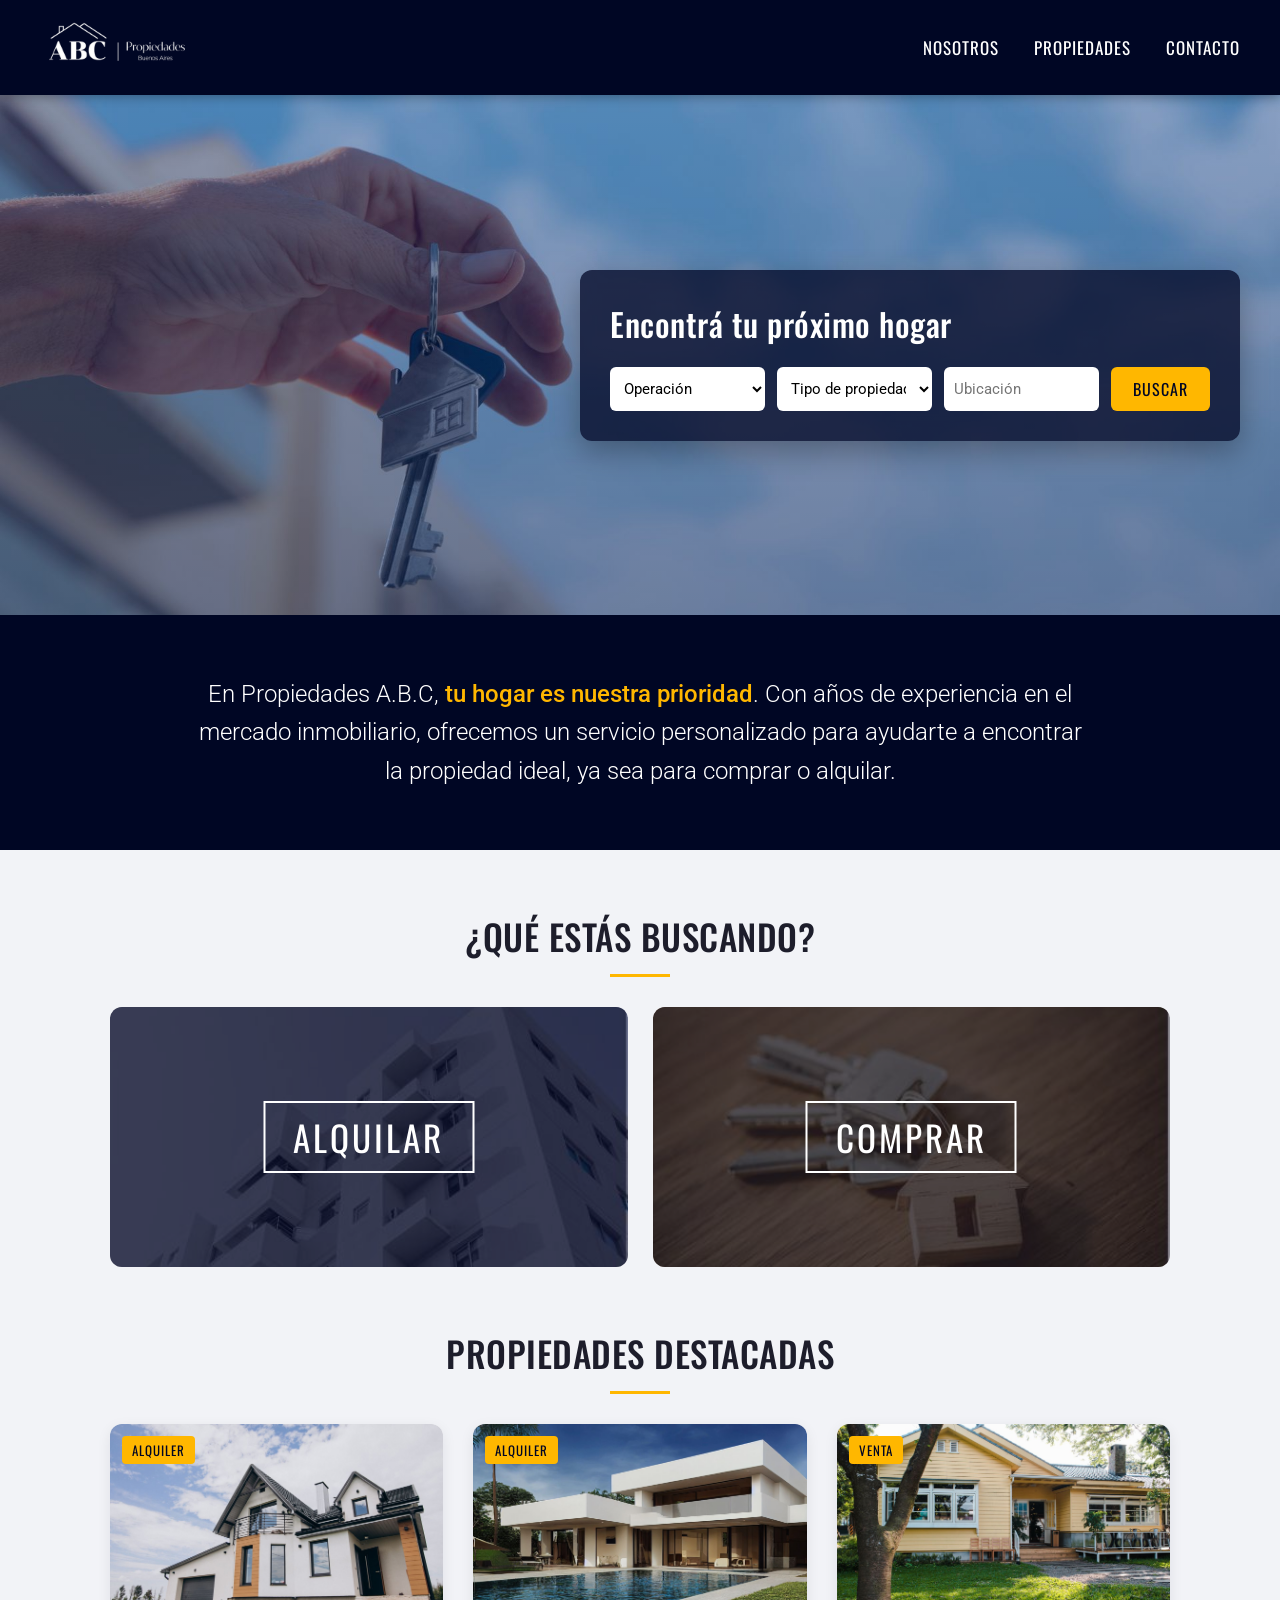
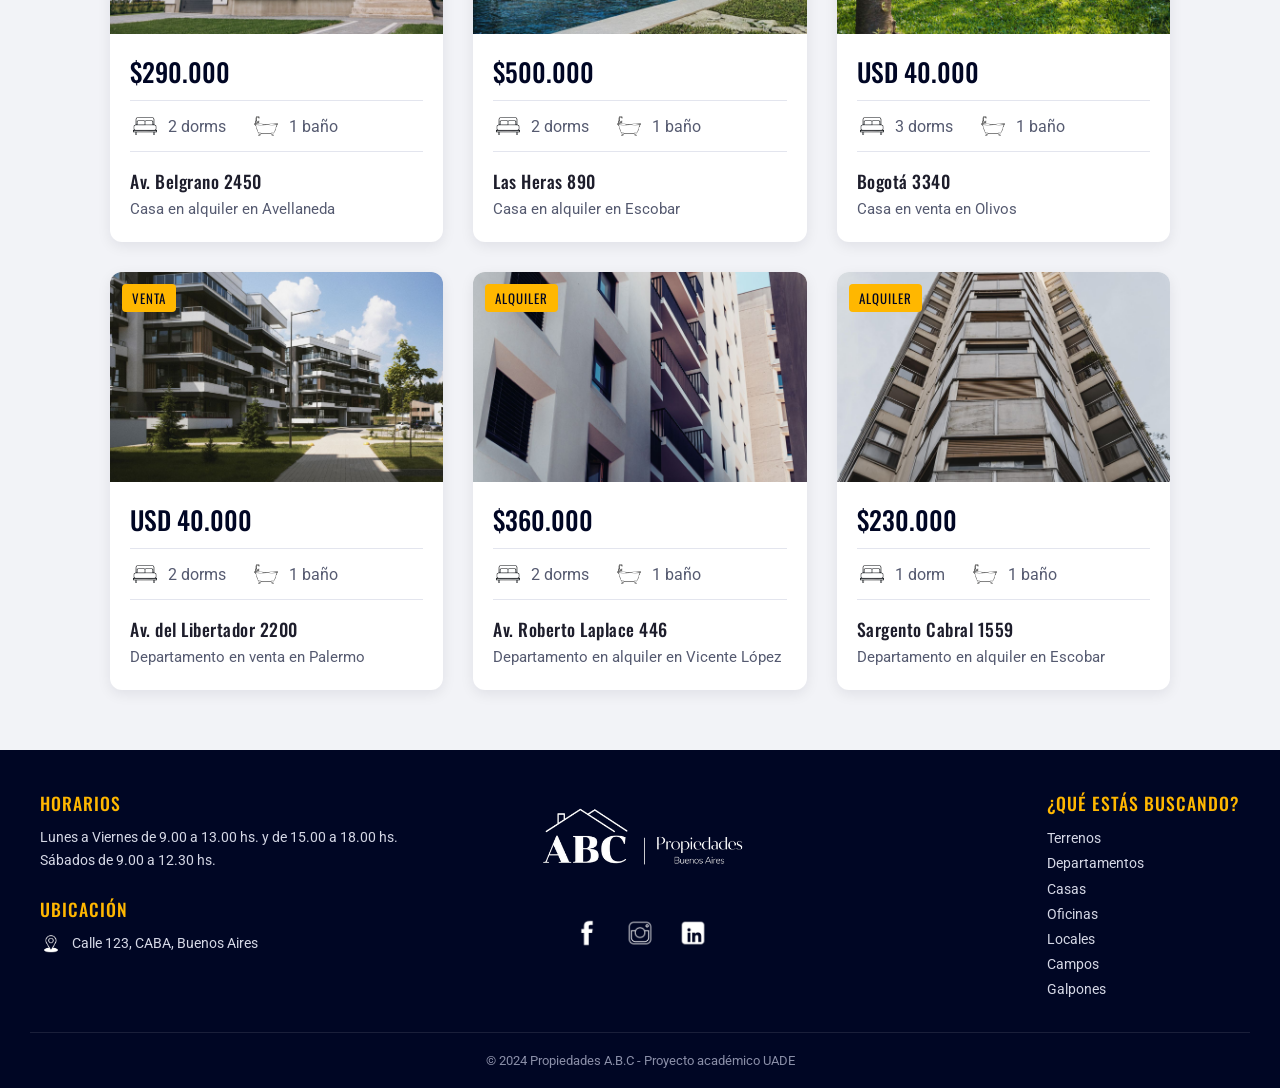
<file: index.html>
<!DOCTYPE html>
<html lang="es">
<head>
    <meta charset="UTF-8">
    <meta name="viewport" content="width=device-width, initial-scale=1.0">
    <meta name="description" content="Inmobiliaria en Buenos Aires: casas, departamentos y terrenos en venta y alquiler.">
    <title>Propiedades A.B.C</title>
    <link rel="preconnect" href="https://fonts.googleapis.com">
    <link rel="preconnect" href="https://fonts.gstatic.com" crossorigin>
    <link href="https://fonts.googleapis.com/css2?family=Oswald:wght@400;500;600&family=Roboto:wght@300;400;500;700&display=swap" rel="stylesheet">
    <link rel="stylesheet" href="css/styles.css">
</head>
<body>
    <!-- NAVEGADOR -->
    <header class="navegador">
        <div class="logo">
            <a href="index.html">
                <img src="images/iconos/logo.png" alt="Propiedades A.B.C - Inicio">
            </a>
        </div>
        <nav class="opciones">
            <ul id="links">
                <li><a href="nosotros.html">NOSOTROS</a></li>
                <li><a href="propiedades.html">PROPIEDADES</a></li>
                <li><a href="contacto.html">CONTACTO</a></li>
            </ul>
        </nav>
    </header>

    <!-- MOTOR DE BUSQUEDA -->
    <section class="menu">
        <div class="motor-de-busqueda">
            <h1>Encontrá tu próximo hogar</h1>
            <!-- el formulario manda los datos a propiedades.html, donde se filtran -->
            <form class="busqueda-formulario" action="propiedades.html" method="get">
                <div class="busqueda-opcion">
                    <select id="tipo" name="operacion" aria-label="Operación">
                        <option value="">Operación</option>
                        <option value="venta">Venta</option>
                        <option value="alquiler">Alquiler</option>
                    </select>
                </div>

                <div class="busqueda-opcion">
                    <select id="tipo-propiedad" name="tipo" aria-label="Tipo de propiedad">
                        <option value="">Tipo de propiedad</option>
                        <option value="casa">Casa</option>
                        <option value="departamento">Departamento</option>
                        <option value="terreno">Terreno</option>
                    </select>
                </div>

                <div class="busqueda-opcion">
                    <input type="text" id="ubicacion" name="ubicacion" placeholder="Ubicación" aria-label="Ubicación">
                </div>

                <button type="submit" class="boton-buscar">Buscar</button>
            </form>
        </div>
    </section>

    <div class="texto-inicio">
        <p>En Propiedades A.B.C, <strong>tu hogar es nuestra prioridad</strong>. Con años de experiencia en el mercado inmobiliario, ofrecemos un servicio personalizado para ayudarte a encontrar la propiedad ideal, ya sea para comprar o alquilar.</p>
    </div>

    <!-- ALQUILAR / COMPRAR -->
    <section class="busqueda">
        <div class="titulo-busqueda">
            <h2>¿QUÉ ESTÁS BUSCANDO?</h2>
        </div>
        <div class="seleccion">
            <a class="div-alquilar" href="propiedades.html?operacion=alquiler">
                <img src="images/fondos/img-alquiler.jpg" alt="Edificio de departamentos">
                <span class="texto-img">ALQUILAR</span>
            </a>
            <a class="div-comprar" href="propiedades.html?operacion=venta">
                <img src="images/fondos/img-venta.jpg" alt="Llaves de una casa">
                <span class="texto-img">COMPRAR</span>
            </a>
        </div>
    </section>

    <!-- PROPIEDADES DESTACADAS -->
    <section class="destacadas">
        <div class="titulo-destacadas">
            <h2>PROPIEDADES DESTACADAS</h2>
        </div>

        <div class="destacadas-lista">
            <!-- las tarjetas se arman con JS (scripts/inicio.js) usando los datos de scripts/datos.js -->
        </div>
    </section>

    <!-- PIE DE PAGINA -->
    <footer id="pie">
        <div class="contacto-central">
            <div class="izquierda">
                <div class="horarios">
                    <h4>HORARIOS</h4>
                    <p>Lunes a Viernes de 9.00 a 13.00 hs. y de 15.00 a 18.00 hs.<br>Sábados de 9.00 a 12.30 hs.</p>
                </div>
                <div class="ubicacion">
                    <h4>UBICACIÓN</h4>
                    <img src="images/iconos/pin.png" alt="" class="ubicacion-img">
                    <p class="ubicacion-text">Calle 123, CABA, Buenos Aires</p>
                </div>
            </div>

            <div class="centro">
                <div class="centro-logo">
                    <img src="images/iconos/logo.png" alt="Propiedades A.B.C">
                </div>
                <div class="centro-redes">
                    <a href="https://www.facebook.com" target="_blank" rel="noopener">
                        <img src="images/iconos/facebook-icono.png" alt="Facebook"></a>
                    <a href="https://www.instagram.com" target="_blank" rel="noopener">
                        <img src="images/iconos/instagram-icono.png" alt="Instagram"></a>
                    <a href="https://www.linkedin.com" target="_blank" rel="noopener">
                        <img src="images/iconos/linkedin-icono.png" alt="LinkedIn"></a>
                </div>
            </div>

            <div class="derecha">
                <div class="derecha-busqueda">
                    <h4>¿QUÉ ESTÁS BUSCANDO?</h4>
                    <ul>
                        <li>Terrenos</li>
                        <li>Departamentos</li>
                        <li>Casas</li>
                        <li>Oficinas</li>
                        <li>Locales</li>
                        <li>Campos</li>
                        <li>Galpones</li>
                    </ul>
                </div>
            </div>
        </div>
        <p class="derechos">© 2024 Propiedades A.B.C - Proyecto académico UADE</p>
    </footer>

    <script src="scripts/datos.js"></script>
    <script src="scripts/inicio.js"></script>
</body>
</html>
</file>
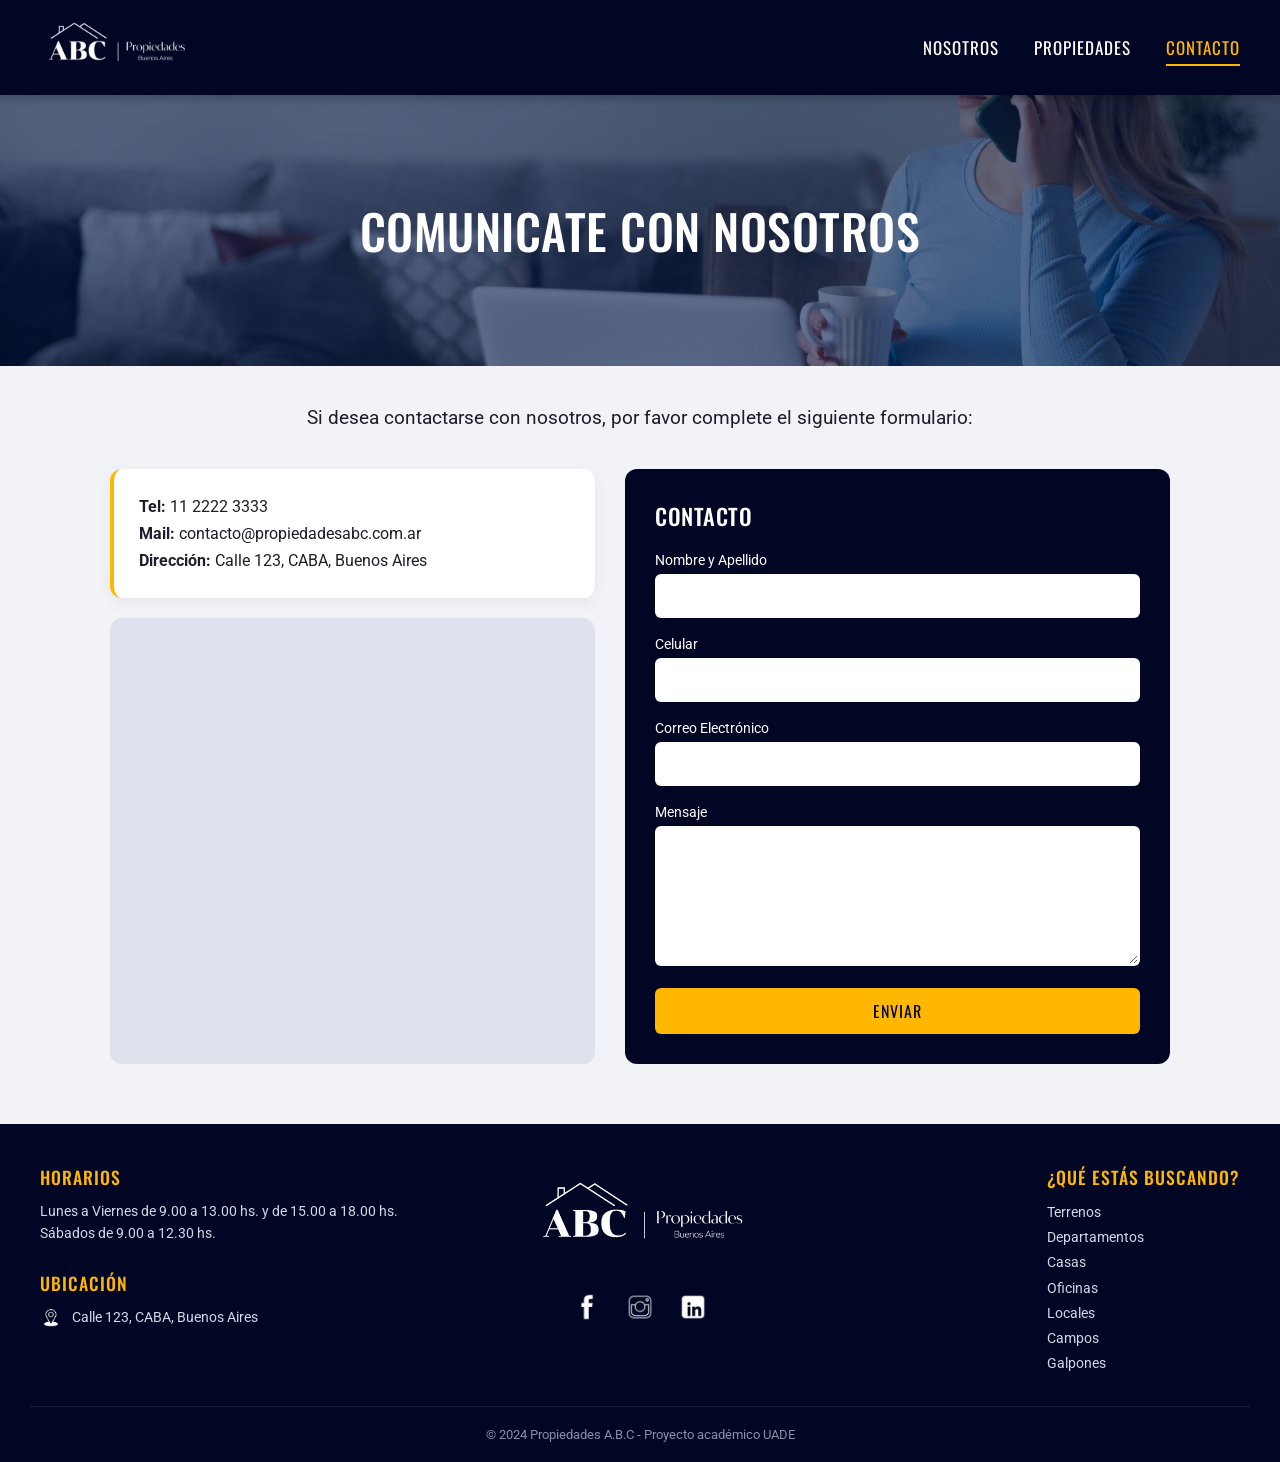
<file: contacto.html>
<!DOCTYPE html>
<html lang="es">
<head>
    <meta charset="UTF-8">
    <meta name="viewport" content="width=device-width, initial-scale=1.0">
    <meta name="description" content="Comunicate con Propiedades A.B.C por teléfono, mail o completando el formulario.">
    <title>Contacto | Propiedades A.B.C</title>
    <link rel="preconnect" href="https://fonts.googleapis.com">
    <link rel="preconnect" href="https://fonts.gstatic.com" crossorigin>
    <link href="https://fonts.googleapis.com/css2?family=Oswald:wght@400;500;600&family=Roboto:wght@300;400;500;700&display=swap" rel="stylesheet">
    <link rel="stylesheet" href="css/styles.css">
</head>
<body>
    <!-- NAVEGADOR -->
    <header class="navegador">
        <div class="logo">
            <a href="index.html">
                <img src="images/iconos/logo.png" alt="Propiedades A.B.C - Inicio">
            </a>
        </div>
        <nav class="opciones">
            <ul id="links">
                <li><a href="nosotros.html">NOSOTROS</a></li>
                <li><a href="propiedades.html">PROPIEDADES</a></li>
                <li><a href="contacto.html" class="activo">CONTACTO</a></li>
            </ul>
        </nav>
    </header>

    <div class="contacto">
        <div class="titulo-contacto">
            <h2>COMUNICATE CON NOSOTROS</h2>
        </div>

        <div class="texto-contacto">
            <p>Si desea contactarse con nosotros, por favor complete el siguiente formulario:</p>
        </div>

        <div class="form">
            <div class="form-izquierda">
                <div class="info-contacto">
                    <p><strong>Tel:</strong> 11 2222 3333</p>
                    <p><strong>Mail:</strong> contacto@propiedadesabc.com.ar</p>
                    <p><strong>Dirección:</strong> Calle 123, CABA, Buenos Aires</p>
                </div>

                <div class="mapa">
                    <iframe
                        src="https://www.google.com/maps/embed?pb=!1m18!1m12!1m3!1d13136.844974640633!2d-58.4450100154535!3d-34.615743780458115!2m3!1f0!2f0!3f0!3m2!1i1024!2i768!4f13.1!3m3!1m2!1s0x95bccacf0a1c5bb5%3A0xf469e0b7b8ddf7b7!2sBuenos%20Aires%2C%20Argentina!5e0!3m2!1ses!2sar!4v1632760019827!5m2!1ses!2sar"
                        title="Mapa de la ubicación"
                        allowfullscreen=""
                        loading="lazy">
                    </iframe>
                </div>
            </div>

            <!-- FORMULARIO -->
            <form class="formulario">
                <h4>CONTACTO</h4>
                <div>
                    <label for="nombre">Nombre y Apellido</label>
                    <input type="text" id="nombre" name="nombre" required>
                </div>

                <div>
                    <label for="celular">Celular</label>
                    <input type="tel" id="celular" name="celular" required>
                </div>

                <div>
                    <label for="email">Correo Electrónico</label>
                    <input type="email" id="email" name="email" required>
                </div>

                <div>
                    <label for="mensaje">Mensaje</label>
                    <textarea id="mensaje" name="mensaje" required></textarea>
                </div>

                <div>
                    <button type="submit" id="botonEnviar">Enviar</button>
                </div>
            </form>
        </div>
    </div>

    <!-- PIE DE PAGINA -->
    <footer id="pie">
        <div class="contacto-central">
            <div class="izquierda">
                <div class="horarios">
                    <h4>HORARIOS</h4>
                    <p>Lunes a Viernes de 9.00 a 13.00 hs. y de 15.00 a 18.00 hs.<br>Sábados de 9.00 a 12.30 hs.</p>
                </div>
                <div class="ubicacion">
                    <h4>UBICACIÓN</h4>
                    <img src="images/iconos/pin.png" alt="" class="ubicacion-img">
                    <p class="ubicacion-text">Calle 123, CABA, Buenos Aires</p>
                </div>
            </div>

            <div class="centro">
                <div class="centro-logo">
                    <img src="images/iconos/logo.png" alt="Propiedades A.B.C">
                </div>
                <div class="centro-redes">
                    <a href="https://www.facebook.com" target="_blank" rel="noopener">
                        <img src="images/iconos/facebook-icono.png" alt="Facebook"></a>
                    <a href="https://www.instagram.com" target="_blank" rel="noopener">
                        <img src="images/iconos/instagram-icono.png" alt="Instagram"></a>
                    <a href="https://www.linkedin.com" target="_blank" rel="noopener">
                        <img src="images/iconos/linkedin-icono.png" alt="LinkedIn"></a>
                </div>
            </div>

            <div class="derecha">
                <div class="derecha-busqueda">
                    <h4>¿QUÉ ESTÁS BUSCANDO?</h4>
                    <ul>
                        <li>Terrenos</li>
                        <li>Departamentos</li>
                        <li>Casas</li>
                        <li>Oficinas</li>
                        <li>Locales</li>
                        <li>Campos</li>
                        <li>Galpones</li>
                    </ul>
                </div>
            </div>
        </div>
        <p class="derechos">© 2024 Propiedades A.B.C - Proyecto académico UADE</p>
    </footer>

    <script src="scripts/contacto.js"></script>
</body>
</html>
</file>
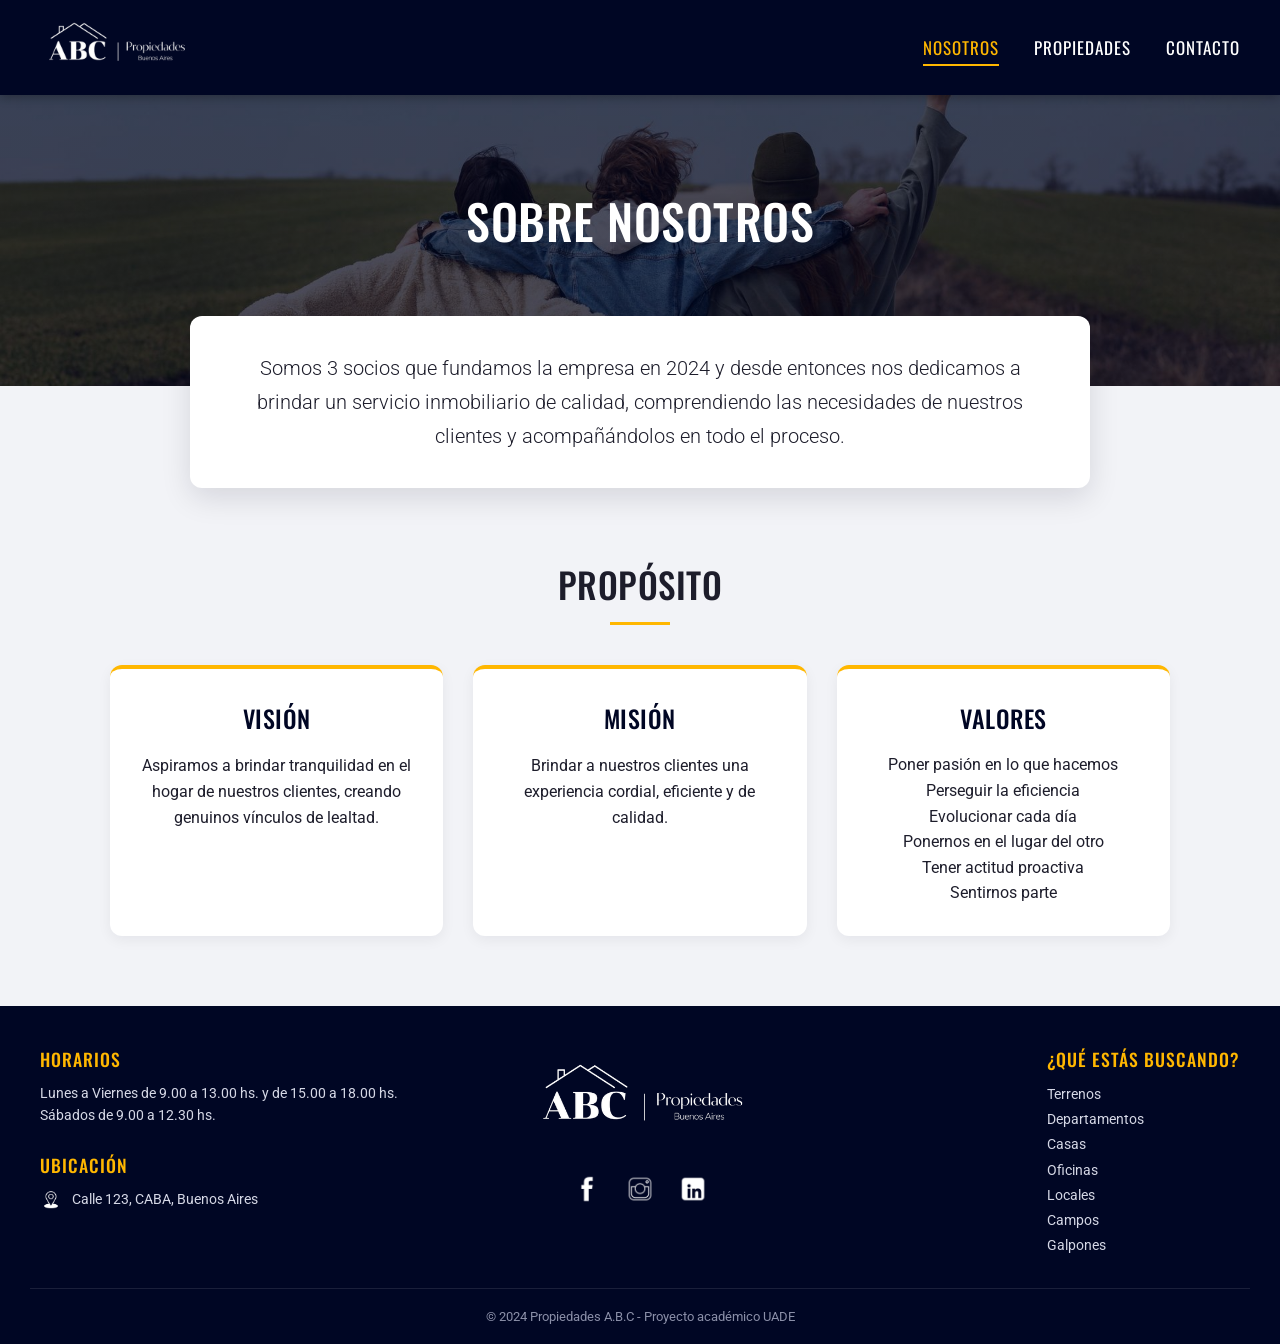
<file: nosotros.html>
<!DOCTYPE html>
<html lang="es">
<head>
    <meta charset="UTF-8">
    <meta name="viewport" content="width=device-width, initial-scale=1.0">
    <meta name="description" content="Conocé a Propiedades A.B.C: quiénes somos, nuestra visión, misión y valores.">
    <title>Nosotros | Propiedades A.B.C</title>
    <link rel="preconnect" href="https://fonts.googleapis.com">
    <link rel="preconnect" href="https://fonts.gstatic.com" crossorigin>
    <link href="https://fonts.googleapis.com/css2?family=Oswald:wght@400;500;600&family=Roboto:wght@300;400;500;700&display=swap" rel="stylesheet">
    <link rel="stylesheet" href="css/styles.css">
</head>
<body>
    <!-- NAVEGADOR -->
    <header class="navegador">
        <div class="logo">
            <a href="index.html">
                <img src="images/iconos/logo.png" alt="Propiedades A.B.C - Inicio">
            </a>
        </div>
        <nav class="opciones">
            <ul id="links">
                <li><a href="nosotros.html" class="activo">NOSOTROS</a></li>
                <li><a href="propiedades.html">PROPIEDADES</a></li>
                <li><a href="contacto.html">CONTACTO</a></li>
            </ul>
        </nav>
    </header>

    <section id="info">
        <div class="nosotros">
            <div class="caja-info">
                <h2>SOBRE NOSOTROS</h2>
            </div>
            <div class="caja-historia">
                <p>Somos 3 socios que fundamos la empresa en 2024 y desde entonces nos dedicamos a brindar un servicio inmobiliario de calidad, comprendiendo las necesidades de nuestros clientes y acompañándolos en todo el proceso.</p>
            </div>
            <div class="caja-separacion">
                <h2>PROPÓSITO</h2>
            </div>
            <div class="caja-proposito">
                <div class="vision">
                    <h3>VISIÓN</h3>
                    <p>Aspiramos a brindar tranquilidad en el hogar de nuestros clientes, creando genuinos vínculos de lealtad.</p>
                </div>

                <div class="mision">
                    <h3>MISIÓN</h3>
                    <p>Brindar a nuestros clientes una experiencia cordial, eficiente y de calidad.</p>
                </div>

                <div class="valores">
                    <h3>VALORES</h3>
                    <ul>
                        <li>Poner pasión en lo que hacemos</li>
                        <li>Perseguir la eficiencia</li>
                        <li>Evolucionar cada día</li>
                        <li>Ponernos en el lugar del otro</li>
                        <li>Tener actitud proactiva</li>
                        <li>Sentirnos parte</li>
                    </ul>
                </div>
            </div>
        </div>
    </section>

    <!-- PIE DE PAGINA -->
    <footer id="pie">
        <div class="contacto-central">
            <div class="izquierda">
                <div class="horarios">
                    <h4>HORARIOS</h4>
                    <p>Lunes a Viernes de 9.00 a 13.00 hs. y de 15.00 a 18.00 hs.<br>Sábados de 9.00 a 12.30 hs.</p>
                </div>
                <div class="ubicacion">
                    <h4>UBICACIÓN</h4>
                    <img src="images/iconos/pin.png" alt="" class="ubicacion-img">
                    <p class="ubicacion-text">Calle 123, CABA, Buenos Aires</p>
                </div>
            </div>

            <div class="centro">
                <div class="centro-logo">
                    <img src="images/iconos/logo.png" alt="Propiedades A.B.C">
                </div>
                <div class="centro-redes">
                    <a href="https://www.facebook.com" target="_blank" rel="noopener">
                        <img src="images/iconos/facebook-icono.png" alt="Facebook"></a>
                    <a href="https://www.instagram.com" target="_blank" rel="noopener">
                        <img src="images/iconos/instagram-icono.png" alt="Instagram"></a>
                    <a href="https://www.linkedin.com" target="_blank" rel="noopener">
                        <img src="images/iconos/linkedin-icono.png" alt="LinkedIn"></a>
                </div>
            </div>

            <div class="derecha">
                <div class="derecha-busqueda">
                    <h4>¿QUÉ ESTÁS BUSCANDO?</h4>
                    <ul>
                        <li>Terrenos</li>
                        <li>Departamentos</li>
                        <li>Casas</li>
                        <li>Oficinas</li>
                        <li>Locales</li>
                        <li>Campos</li>
                        <li>Galpones</li>
                    </ul>
                </div>
            </div>
        </div>
        <p class="derechos">© 2024 Propiedades A.B.C - Proyecto académico UADE</p>
    </footer>

</body>
</html>
</file>
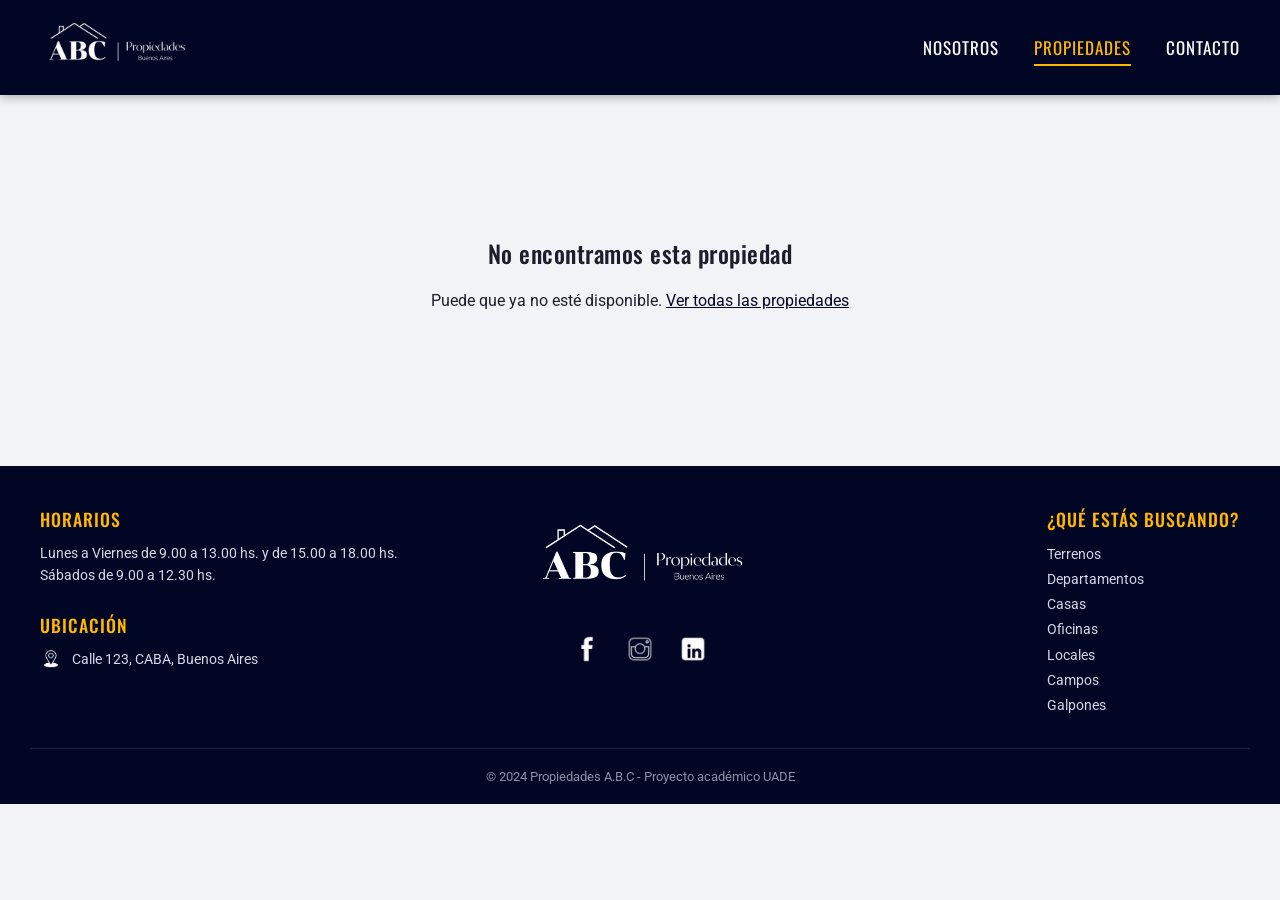
<file: propiedad.html>
<!DOCTYPE html>
<html lang="es">
<head>
    <meta charset="UTF-8">
    <meta name="viewport" content="width=device-width, initial-scale=1.0">
    <meta name="description" content="Ficha de la propiedad con fotos, características y formulario de consulta.">
    <title>Propiedad | Propiedades A.B.C</title>
    <link rel="preconnect" href="https://fonts.googleapis.com">
    <link rel="preconnect" href="https://fonts.gstatic.com" crossorigin>
    <link href="https://fonts.googleapis.com/css2?family=Oswald:wght@400;500;600&family=Roboto:wght@300;400;500;700&display=swap" rel="stylesheet">
    <link rel="stylesheet" href="css/styles.css">
</head>
<body>
    <!-- NAVEGADOR -->
    <header class="navegador">
        <div class="logo">
            <a href="index.html">
                <img src="images/iconos/logo.png" alt="Propiedades A.B.C - Inicio">
            </a>
        </div>
        <nav class="opciones">
            <ul id="links">
                <li><a href="nosotros.html">NOSOTROS</a></li>
                <li><a href="propiedades.html" class="activo">PROPIEDADES</a></li>
                <li><a href="contacto.html">CONTACTO</a></li>
            </ul>
        </nav>
    </header>

    <!-- el contenido de esta pagina lo completa scripts/propiedad.js
         segun el id que llega en la URL (ejemplo: propiedad.html?id=1) -->
    <div class="propiedad-individual" id="propiedad">

        <div class="propiedad-titulo">
            <div>
                <a href="propiedades.html" class="volver">&larr; Volver a propiedades</a>
                <h2 id="prop-titulo"></h2>
                <p id="prop-direccion"></p>
            </div>
            <span id="prop-precio"></span>
        </div>

        <!-- GALERIA -->
        <div class="propiedad-imagen" id="galeria">
            <img src="" alt="Foto de la propiedad" id="foto">
            <div class="slider-container" id="slider">
                <img src="images/iconos/flecha-izquierda.png" alt="Anterior" id="anterior">
                <div class="slider-img">
                    <!-- las miniaturas se agregan con JS -->
                </div>
                <img src="images/iconos/flecha-derecha.png" alt="Siguiente" id="siguiente">
            </div>
        </div>

        <!-- FICHA -->
        <div class="propiedad-ficha">
            <div class="propiedad-ficha-izq">
                <div class="info-basica">
                    <h4>INFORMACIÓN BÁSICA</h4>
                    <ul id="prop-info">
                        <!-- se completa con JS -->
                    </ul>
                </div>

                <div class="descripcion">
                    <h4>DESCRIPCIÓN</h4>
                    <p id="prop-descripcion"></p>
                </div>
            </div>

            <div class="propiedad-ficha-der">
                <form class="propiedad-formulario">
                    <h4>CONSULTAR POR ESTA PROPIEDAD</h4>
                    <div>
                        <label for="nombre">Nombre y Apellido</label>
                        <input type="text" id="nombre" name="nombre" required>
                    </div>

                    <div>
                        <label for="celular">Celular</label>
                        <input type="tel" id="celular" name="celular" required>
                    </div>

                    <div>
                        <label for="email">Correo Electrónico</label>
                        <input type="email" id="email" name="email" required>
                    </div>

                    <div>
                        <label for="mensaje">Mensaje</label>
                        <textarea id="mensaje" name="mensaje" required></textarea>
                    </div>

                    <div>
                        <button type="submit" id="botonEnviar">Enviar</button>
                    </div>
                </form>
            </div>
        </div>
    </div>

    <!-- PIE DE PAGINA -->
    <footer id="pie">
        <div class="contacto-central">
            <div class="izquierda">
                <div class="horarios">
                    <h4>HORARIOS</h4>
                    <p>Lunes a Viernes de 9.00 a 13.00 hs. y de 15.00 a 18.00 hs.<br>Sábados de 9.00 a 12.30 hs.</p>
                </div>
                <div class="ubicacion">
                    <h4>UBICACIÓN</h4>
                    <img src="images/iconos/pin.png" alt="" class="ubicacion-img">
                    <p class="ubicacion-text">Calle 123, CABA, Buenos Aires</p>
                </div>
            </div>

            <div class="centro">
                <div class="centro-logo">
                    <img src="images/iconos/logo.png" alt="Propiedades A.B.C">
                </div>
                <div class="centro-redes">
                    <a href="https://www.facebook.com" target="_blank" rel="noopener">
                        <img src="images/iconos/facebook-icono.png" alt="Facebook"></a>
                    <a href="https://www.instagram.com" target="_blank" rel="noopener">
                        <img src="images/iconos/instagram-icono.png" alt="Instagram"></a>
                    <a href="https://www.linkedin.com" target="_blank" rel="noopener">
                        <img src="images/iconos/linkedin-icono.png" alt="LinkedIn"></a>
                </div>
            </div>

            <div class="derecha">
                <div class="derecha-busqueda">
                    <h4>¿QUÉ ESTÁS BUSCANDO?</h4>
                    <ul>
                        <li>Terrenos</li>
                        <li>Departamentos</li>
                        <li>Casas</li>
                        <li>Oficinas</li>
                        <li>Locales</li>
                        <li>Campos</li>
                        <li>Galpones</li>
                    </ul>
                </div>
            </div>
        </div>
        <p class="derechos">© 2024 Propiedades A.B.C - Proyecto académico UADE</p>
    </footer>

    <script src="scripts/datos.js"></script>
    <script src="scripts/propiedad.js"></script>
    <script src="scripts/slider.js"></script>
    <script src="scripts/contacto.js"></script>
</body>
</html>
</file>
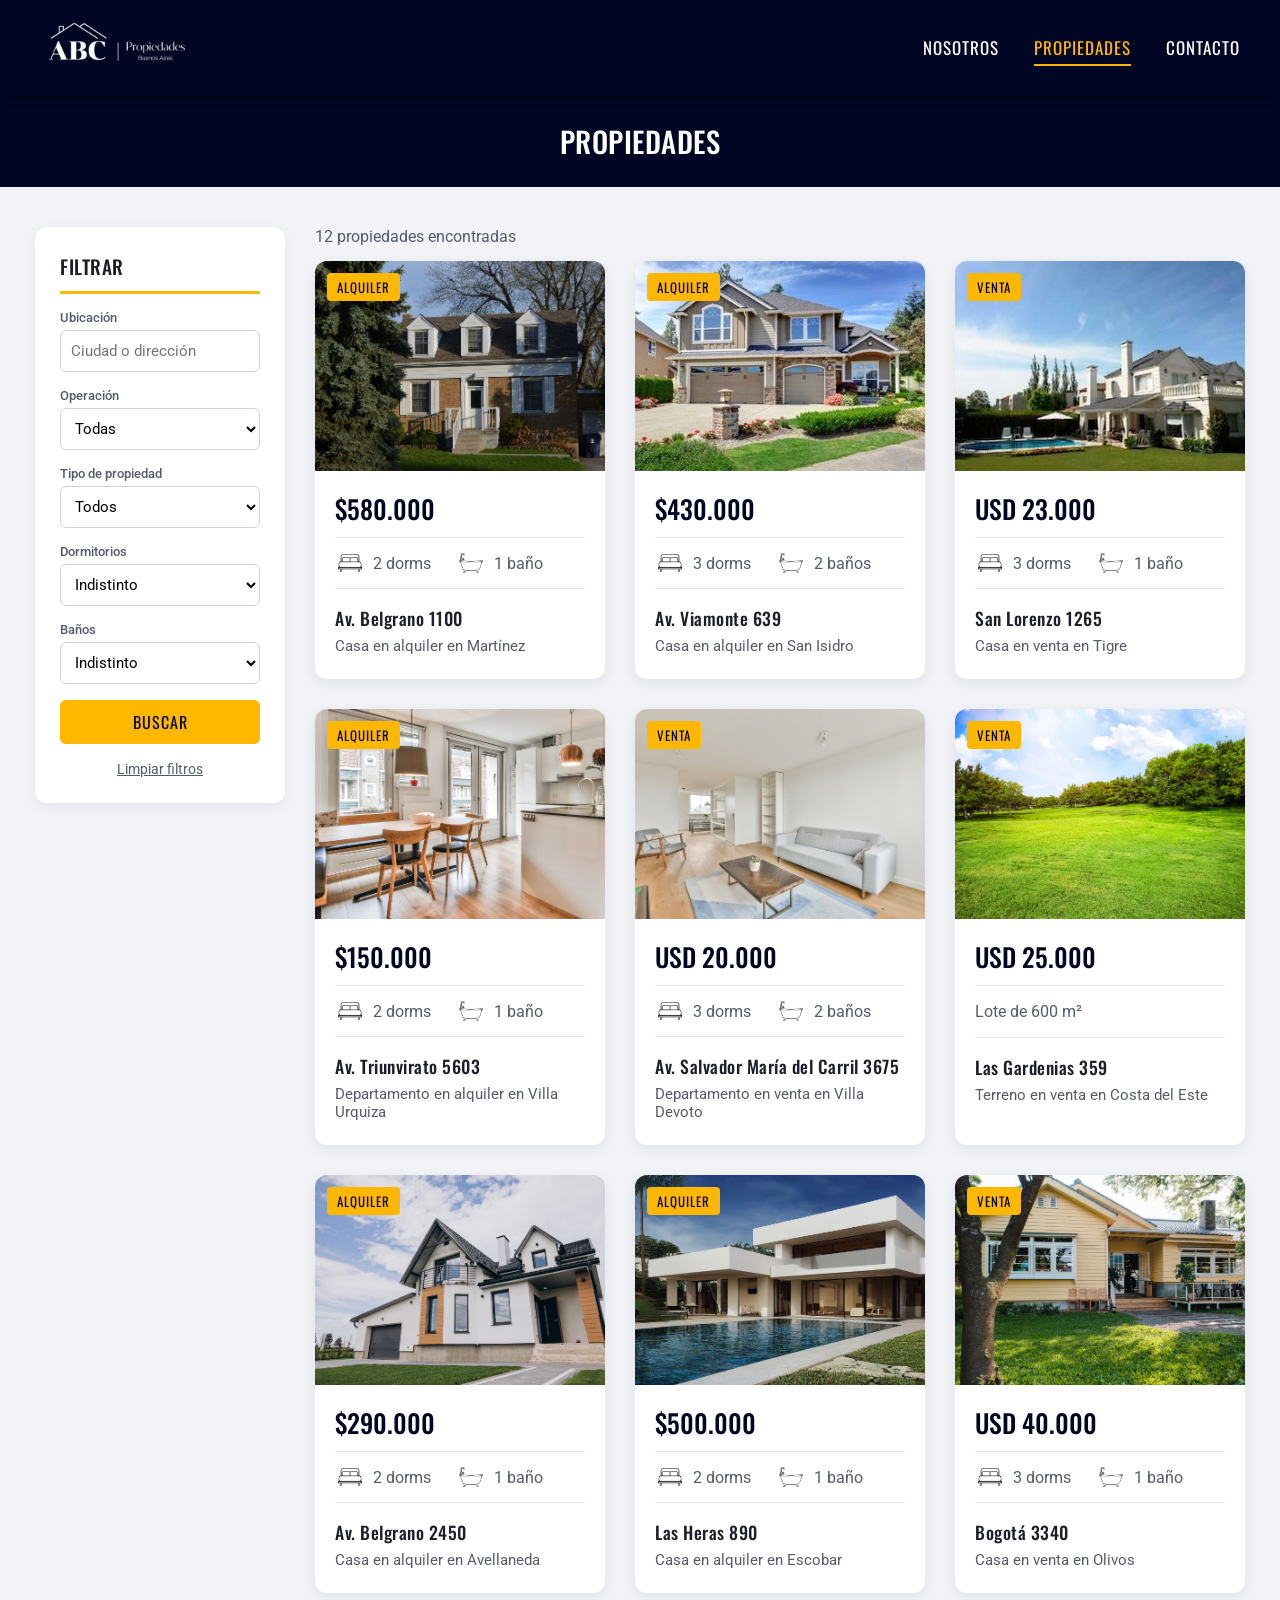
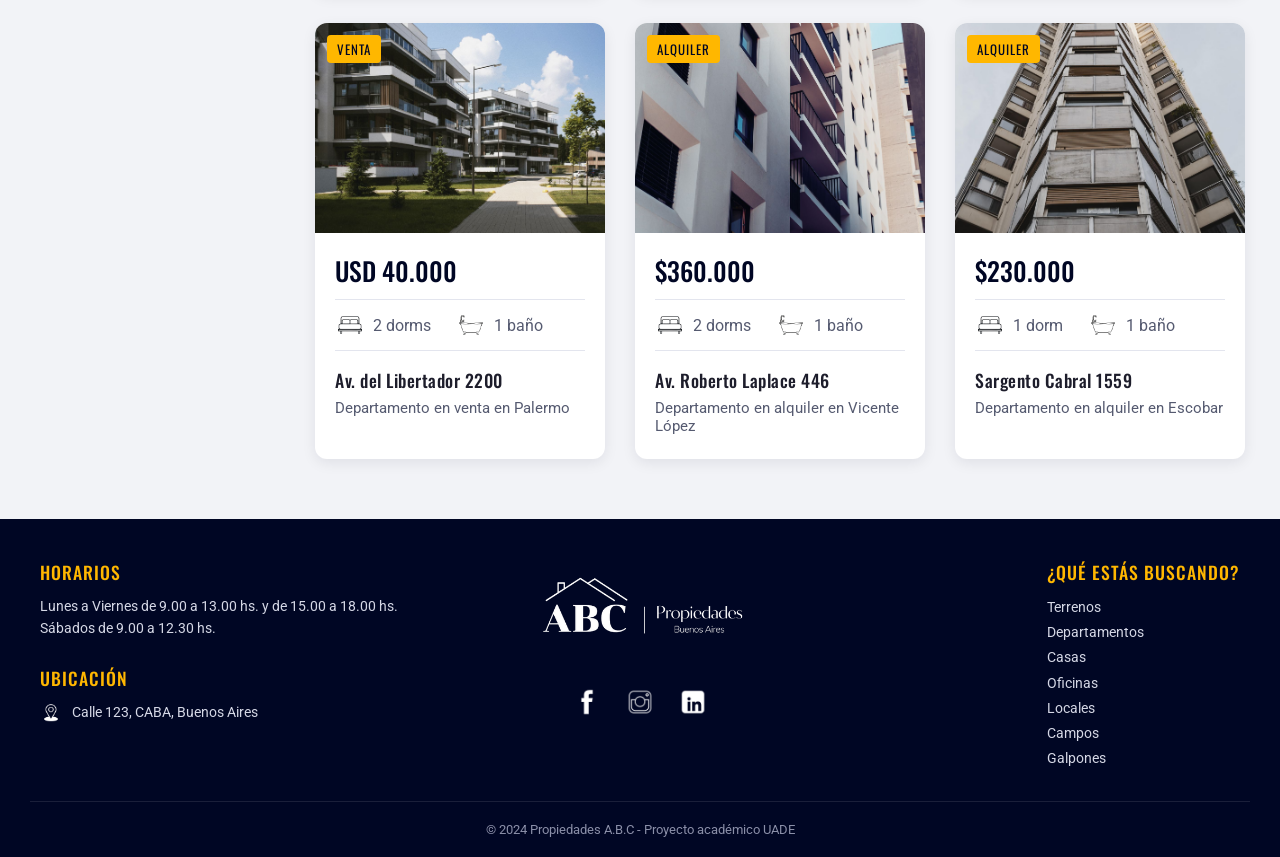
<file: propiedades.html>
<!DOCTYPE html>
<html lang="es">
<head>
    <meta charset="UTF-8">
    <meta name="viewport" content="width=device-width, initial-scale=1.0">
    <meta name="description" content="Casas, departamentos y terrenos en venta y alquiler.">
    <title>Propiedades | Propiedades A.B.C</title>
    <link rel="preconnect" href="https://fonts.googleapis.com">
    <link rel="preconnect" href="https://fonts.gstatic.com" crossorigin>
    <link href="https://fonts.googleapis.com/css2?family=Oswald:wght@400;500;600&family=Roboto:wght@300;400;500;700&display=swap" rel="stylesheet">
    <link rel="stylesheet" href="css/styles.css">
</head>
<body>
    <!-- NAVEGADOR -->
    <header class="navegador">
        <div class="logo">
            <a href="index.html">
                <img src="images/iconos/logo.png" alt="Propiedades A.B.C - Inicio">
            </a>
        </div>
        <nav class="opciones">
            <ul id="links">
                <li><a href="nosotros.html">NOSOTROS</a></li>
                <li><a href="propiedades.html" class="activo">PROPIEDADES</a></li>
                <li><a href="contacto.html">CONTACTO</a></li>
            </ul>
        </nav>
    </header>

    <!-- PROPIEDADES -->
    <section class="espacio-propiedades">

        <div class="titulo-propiedades">
            <h2 id="titulo">PROPIEDADES</h2> <!-- el JS cambia este título según el filtro -->
        </div>

        <!-- a la izquierda los filtros y a la derecha las tarjetas -->
        <div class="contenedor-propiedades">

            <!-- BUSCADOR - FILTROS -->
            <form class="search-box" id="filtros">
                <h3>FILTRAR</h3>

                <div class="search-propiedades">
                    <label for="ubicacion">Ubicación</label>
                    <input type="text" id="ubicacion" name="ubicacion" placeholder="Ciudad o dirección">
                </div>

                <div class="search-propiedades">
                    <label for="tipo-operacion">Operación</label>
                    <select id="tipo-operacion" name="operacion">
                        <option value="">Todas</option>
                        <option value="venta">Comprar</option>
                        <option value="alquiler">Alquilar</option>
                    </select>
                </div>

                <div class="search-propiedades">
                    <label for="tipo-de-propiedad">Tipo de propiedad</label>
                    <select id="tipo-de-propiedad" name="tipo">
                        <option value="">Todos</option>
                        <option value="casa">Casa</option>
                        <option value="departamento">Departamento</option>
                        <option value="terreno">Terreno</option>
                    </select>
                </div>

                <div class="search-propiedades">
                    <label for="dormitorios">Dormitorios</label>
                    <select id="dormitorios" name="dormitorios">
                        <option value="0">Indistinto</option>
                        <option value="1">1 o más</option>
                        <option value="2">2 o más</option>
                        <option value="3">3 o más</option>
                    </select>
                </div>

                <div class="search-propiedades">
                    <label for="banos">Baños</label>
                    <select id="banos" name="banos">
                        <option value="0">Indistinto</option>
                        <option value="1">1 o más</option>
                        <option value="2">2 o más</option>
                    </select>
                </div>

                <button type="submit" class="boton-buscar">Buscar</button>
                <button type="reset" class="boton-limpiar">Limpiar filtros</button>
            </form>

            <div class="resultados">
                <p id="cantidad" class="cantidad"></p>
                <p id="sin-resultados" class="sin-resultados" hidden>No encontramos propiedades con esos filtros. Probá con otra búsqueda.</p>

                <div class="propiedades">
                    <!-- las tarjetas se arman con JS (scripts/filtros.js) usando los datos de scripts/datos.js -->
                </div>
            </div>
        </div>
    </section>

    <!-- PIE DE PAGINA -->
    <footer id="pie">
        <div class="contacto-central">
            <div class="izquierda">
                <div class="horarios">
                    <h4>HORARIOS</h4>
                    <p>Lunes a Viernes de 9.00 a 13.00 hs. y de 15.00 a 18.00 hs.<br>Sábados de 9.00 a 12.30 hs.</p>
                </div>
                <div class="ubicacion">
                    <h4>UBICACIÓN</h4>
                    <img src="images/iconos/pin.png" alt="" class="ubicacion-img">
                    <p class="ubicacion-text">Calle 123, CABA, Buenos Aires</p>
                </div>
            </div>

            <div class="centro">
                <div class="centro-logo">
                    <img src="images/iconos/logo.png" alt="Propiedades A.B.C">
                </div>
                <div class="centro-redes">
                    <a href="https://www.facebook.com" target="_blank" rel="noopener">
                        <img src="images/iconos/facebook-icono.png" alt="Facebook"></a>
                    <a href="https://www.instagram.com" target="_blank" rel="noopener">
                        <img src="images/iconos/instagram-icono.png" alt="Instagram"></a>
                    <a href="https://www.linkedin.com" target="_blank" rel="noopener">
                        <img src="images/iconos/linkedin-icono.png" alt="LinkedIn"></a>
                </div>
            </div>

            <div class="derecha">
                <div class="derecha-busqueda">
                    <h4>¿QUÉ ESTÁS BUSCANDO?</h4>
                    <ul>
                        <li>Terrenos</li>
                        <li>Departamentos</li>
                        <li>Casas</li>
                        <li>Oficinas</li>
                        <li>Locales</li>
                        <li>Campos</li>
                        <li>Galpones</li>
                    </ul>
                </div>
            </div>
        </div>
        <p class="derechos">© 2024 Propiedades A.B.C - Proyecto académico UADE</p>
    </footer>

    <script src="scripts/datos.js"></script>
    <script src="scripts/filtros.js"></script>
</body>
</html>
</file>
<file: css/styles.css>
/* COLORES QUE SE USAN EN TODA LA PAGINA
   azul oscuro: #000624
   amarillo:    #ffb700
   fondo:       #f2f3f7
   texto:       #1d1d2b
*/

* {
    box-sizing: border-box;
}

body {
    background-color: #f2f3f7;
    color: #1d1d2b;
    font-family: "Roboto", sans-serif;
    margin: 0;
    padding: 0;
}

h1, h2, h3, h4, h5 {
    font-family: "Oswald", sans-serif;
    font-weight: 500;
    letter-spacing: 0.5px;
}

img {
    max-width: 100%;
}

/* los elementos con el atributo hidden no se muestran (lo usa filtros.js) */
[hidden] {
    display: none !important;
}

/* etiqueta amarilla que va arriba de las fotos (VENTA / ALQUILER) */
.etiqueta {
    position: absolute;
    top: 12px;
    left: 12px;
    background-color: #ffb700;
    color: #000624;
    font-family: "Oswald", sans-serif;
    font-size: 13px;
    letter-spacing: 1px;
    padding: 4px 10px;
    border-radius: 4px;
}


/* NAVEGADOR */

.navegador {
    display: flex;
    position: sticky;
    top: 0;
    align-items: center;
    justify-content: space-between;
    background-color: #000624;
    z-index: 100;
    padding: 10px 40px;
    width: 100%;
    box-shadow: 0 2px 10px rgba(0, 0, 0, 0.3);
}

.logo img {
    display: block;
    width: 150px;
    height: auto;
    transition: transform 0.3s ease-in-out;
}

.logo img:hover {
    transform: scale(1.05);
}

#links {
    list-style: none;
    padding: 0;
    margin: 0;
    display: flex;
    gap: 35px;
}

#links a {
    font-family: "Oswald", sans-serif;
    font-size: 17px;
    letter-spacing: 1px;
    color: #ffffff;
    text-decoration: none;
    padding-bottom: 4px;
    border-bottom: 2px solid transparent;
    transition: color 0.3s ease, border-color 0.3s ease;
}

#links a:hover {
    color: #ffb700;
}

/* pagina en la que estamos */
#links a.activo {
    color: #ffb700;
    border-bottom-color: #ffb700;
}

/* M.Q PANTALLAS MAS CHICAS */

@media (max-width: 768px) {
    .navegador {
        flex-direction: column;
        gap: 8px;
        padding: 10px 15px;
    }

    .logo img {
        width: 120px;
    }

    #links {
        gap: 20px;
    }

    #links a {
        font-size: 15px;
    }
}


/* MOTOR BUSQUEDA */

.menu {
    background-image: linear-gradient(rgba(0, 6, 36, 0.15), rgba(0, 6, 36, 0.35)), url('../images/fondos/fondo-inicio.jpg');
    background-size: cover;
    background-position: center;
    min-height: 520px;
    padding: 40px;
    display: flex;
    justify-content: flex-end;
    align-items: center;
}

.motor-de-busqueda {
    background: rgba(0, 6, 36, 0.75);
    padding: 30px;
    border-radius: 12px;
    width: 55%;
    max-width: 680px;
    box-shadow: 0 10px 30px rgba(0, 0, 0, 0.3);
}

.motor-de-busqueda h1 {
    font-size: 2rem;
    color: #ffffff;
    margin: 0 0 20px 0;
}

.busqueda-formulario {
    display: flex;
    gap: 12px;
    align-items: center;
    width: 100%;
}

.busqueda-opcion {
    flex: 1;
}

.busqueda-opcion input,
.busqueda-opcion select {
    padding: 10px;
    font-family: "Roboto", sans-serif;
    font-size: 15px;
    border: none;
    border-radius: 6px;
    height: 44px;
    width: 100%;
    background-color: #ffffff;
}

/* boton buscar (se usa en el inicio y en la pagina de propiedades) */
.boton-buscar {
    background-color: #ffb700;
    color: #000624;
    border: none;
    padding: 0 22px;
    height: 44px;
    font-family: "Oswald", sans-serif;
    font-size: 16px;
    letter-spacing: 1px;
    text-transform: uppercase;
    border-radius: 6px;
    cursor: pointer;
    transition: background-color 0.3s ease;
}

.boton-buscar:hover {
    background-color: #ffc93d;
}

/* M.Q PANTALLAS MAS CHICAS */

@media (max-width: 1080px) {
    .menu {
        justify-content: center;
    }

    .motor-de-busqueda {
        width: 100%;
    }

    .busqueda-formulario {
        flex-direction: column;
        align-items: stretch;
    }
}

@media (max-width: 768px) {
    .menu {
        min-height: 420px;
        padding: 20px 15px;
    }

    .motor-de-busqueda {
        padding: 20px;
    }

    .motor-de-busqueda h1 {
        font-size: 1.5rem;
    }
}


/* CENTRO */

.texto-inicio {
    background-color: #000624;
    padding: 60px 20px;
}

.texto-inicio p {
    max-width: 900px;
    margin: 0 auto;
    text-align: center;
    font-weight: 300;
    font-size: 1.5rem;
    line-height: 1.6;
    color: #ffffff;
}

.texto-inicio strong {
    color: #ffb700;
    font-weight: 500;
}


/* CLICKEAR (ALQUILAR / COMPRAR) */

.titulo-busqueda,
.titulo-destacadas {
    text-align: center;
    margin: 60px 20px 30px 20px;
}

.titulo-busqueda h2,
.titulo-destacadas h2 {
    font-size: 2.2rem;
    margin: 0;
}

/* rayita amarilla debajo de los titulos */
.titulo-busqueda h2::after,
.titulo-destacadas h2::after,
.caja-separacion h2::after {
    content: '';
    display: block;
    width: 60px;
    height: 3px;
    background-color: #ffb700;
    margin: 12px auto 0 auto;
}

.seleccion {
    display: flex;
    gap: 25px;
    max-width: 1100px;
    margin: 0 auto;
    padding: 0 20px;
}

.div-alquilar, .div-comprar {
    flex: 1;
    position: relative;
    display: block;
    border-radius: 12px;
    overflow: hidden;
    height: 260px;
    text-decoration: none;
}

.seleccion img {
    display: block;
    width: 100%;
    height: 100%;
    object-fit: cover;
    transition: transform 0.5s ease;
}

/* capa oscura sobre la imagen para que se lea el texto */
.div-alquilar::after, .div-comprar::after {
    content: '';
    position: absolute;
    inset: 0;
    background-color: rgba(0, 6, 36, 0.45);
    transition: background-color 0.3s ease;
}

.div-alquilar:hover img, .div-comprar:hover img {
    transform: scale(1.08);
}

.div-alquilar:hover::after, .div-comprar:hover::after {
    background-color: rgba(0, 6, 36, 0.25);
}

.texto-img {
    position: absolute;
    top: 50%;
    left: 50%;
    transform: translate(-50%, -50%);
    z-index: 1;
    color: #ffffff;
    font-family: "Oswald", sans-serif;
    font-size: 2.2rem;
    letter-spacing: 3px;
    border: 2px solid #ffffff;
    padding: 8px 28px;
}

/* M.Q PANTALLAS CHICAS */

@media (max-width: 768px) {
    .seleccion {
        flex-direction: column;
    }

    .div-alquilar, .div-comprar {
        height: 180px;
    }

    .texto-img {
        font-size: 1.6rem;
    }

    .titulo-busqueda h2,
    .titulo-destacadas h2 {
        font-size: 1.7rem;
    }
}


/* PROPIEDADES DESTACADAS */

.destacadas {
    padding-bottom: 60px;
}

/* las tarjetas del inicio y de la pagina de propiedades comparten estilo */
.destacadas-lista,
.propiedades {
    display: grid;
    grid-template-columns: repeat(auto-fill, minmax(290px, 1fr));
    gap: 30px;
    max-width: 1100px;
    margin: 0 auto;
    padding: 0 20px;
}

.div-propiedades {
    display: flex;
    flex-direction: column;
    background-color: #ffffff;
    border-radius: 12px;
    overflow: hidden;
    box-shadow: 0 4px 14px rgba(0, 6, 36, 0.08);
    transition: transform 0.3s ease, box-shadow 0.3s ease;
}

.div-propiedades:hover {
    transform: translateY(-5px);
    box-shadow: 0 10px 24px rgba(0, 6, 36, 0.15);
}

.prop-imagen {
    position: relative;
    display: block;
}

/* todas las fotos con el mismo alto, recortadas para que no se deformen */
.prop-imagen img {
    display: block;
    width: 100%;
    height: 210px;
    object-fit: cover;
}

.propiedades-info {
    display: flex;
    flex-direction: column;
    padding: 18px 20px 20px 20px;
}

.prop-precio span {
    font-family: "Oswald", sans-serif;
    font-size: 1.6rem;
    font-weight: 500;
    color: #000624;
}

.prop-cantidad {
    display: flex;
    gap: 25px;
    padding: 10px 0;
    margin: 10px 0;
    border-top: 1px solid #e3e5ee;
    border-bottom: 1px solid #e3e5ee;
}

.prop-cantidad p {
    margin: 6px 0;
    color: #555a70;
}

.icono-1-prop, .icono-2-prop {
    display: flex;
    align-items: center;
    color: #555a70;
}

.icono-1-prop p, .icono-2-prop p {
    margin: 0;
}

.icono-1-prop img, .icono-2-prop img {
    width: 30px;
    height: auto;
    margin-right: 8px;
}

.prop-detalle h5 {
    font-size: 1.1rem;
    margin: 6px 0;
}

.prop-detalle h5 a {
    color: #1d1d2b;
    text-decoration: none;
}

.prop-detalle h5 a:hover {
    color: #000624;
    text-decoration: underline;
}

.prop-detalle p {
    margin: 4px 0;
    color: #555a70;
    font-size: 15px;
}


/* PAG DE PROPIEDADES */

/*PROPIEDADES*/

.espacio-propiedades {
    padding-bottom: 60px;
}

.titulo-propiedades h2 {
    background-color: #000624;
    color: #ffffff;
    text-align: center;
    font-size: 1.8rem;
    margin: 0 0 40px 0;
    padding: 25px;
}

/* filtros a la izquierda y tarjetas a la derecha */
.contenedor-propiedades {
    display: flex;
    gap: 30px;
    align-items: flex-start;
    max-width: 1250px;
    margin: 0 auto;
    padding: 0 20px;
}

/* BUSCADOR - FILTROS (menu vertical) */

.search-box {
    flex: 0 0 250px;
    display: flex;
    flex-direction: column;
    gap: 16px;
    background-color: #ffffff;
    border-radius: 12px;
    padding: 25px;
    box-shadow: 0 4px 14px rgba(0, 6, 36, 0.06);
    position: sticky; /* el menu acompaña al bajar */
    top: 110px;
}

.search-box h3 {
    font-size: 1.2rem;
    margin: 0;
    padding-bottom: 10px;
    border-bottom: 3px solid #ffb700;
}

.search-propiedades {
    display: flex;
    flex-direction: column;
    gap: 5px;
}

.search-propiedades label {
    font-size: 13px;
    font-weight: 500;
    color: #555a70;
}

.search-propiedades input,
.search-propiedades select {
    width: 100%;
    padding: 10px;
    font-family: "Roboto", sans-serif;
    font-size: 15px;
    border: 1px solid #cfd2de;
    border-radius: 6px;
    background-color: #ffffff;
    height: 42px;
}

.search-box .boton-buscar {
    width: 100%;
}

.boton-limpiar {
    background: none;
    border: none;
    color: #555a70;
    font-family: "Roboto", sans-serif;
    font-size: 14px;
    text-decoration: underline;
    cursor: pointer;
}

.boton-limpiar:hover {
    color: #000624;
}

/* RESULTADOS */

.resultados {
    flex: 1;
}

.cantidad {
    margin: 0 0 15px 0;
    color: #555a70;
}

/* aca la grilla ocupa el espacio que deja el menu */
.resultados .propiedades {
    grid-template-columns: repeat(auto-fill, minmax(260px, 1fr));
    max-width: none;
    padding: 0;
}

.sin-resultados {
    text-align: center;
    font-size: 1.1rem;
    color: #555a70;
    background-color: #ffffff;
    border-radius: 12px;
    padding: 40px 20px;
    margin: 0;
}

/* M.Q PANTALLAS CHICAS: el menu pasa arriba de las tarjetas */

@media (max-width: 900px) {
    .contenedor-propiedades {
        flex-direction: column;
        align-items: stretch;
    }

    .search-box {
        flex: none;
        position: static;
    }
}

@media (max-width: 768px) {
    .titulo-propiedades h2 {
        font-size: 1.4rem;
        margin-bottom: 25px;
    }

    .contenedor-propiedades {
        padding: 0 15px;
    }

    /* en celular los filtros van de a dos por fila para que no ocupen tanto */
    .search-box {
        display: grid;
        grid-template-columns: 1fr 1fr;
        gap: 12px;
        padding: 20px;
    }

    .search-box h3,
    .search-propiedades:first-of-type,
    .search-box button {
        grid-column: 1 / -1;
    }
}


/* PROPIEDADES PAGINAS INDIVIDUALES */

.propiedad-individual {
    max-width: 1100px;
    margin: 0 auto;
    padding: 40px 20px 60px 20px;
}

.propiedad-titulo {
    display: flex;
    justify-content: space-between;
    align-items: flex-end;
    gap: 20px;
    padding-bottom: 15px;
    border-bottom: 3px solid #ffb700;
}

.volver {
    color: #555a70;
    text-decoration: none;
    font-size: 14px;
}

.volver:hover {
    color: #000624;
    text-decoration: underline;
}

.propiedad-titulo h2 {
    font-size: 2.2rem;
    margin: 10px 0 0 0;
}

.propiedad-titulo p {
    margin: 4px 0 0 0;
    color: #555a70;
}

.propiedad-titulo span {
    font-family: "Oswald", sans-serif;
    font-weight: 500;
    font-size: 2rem;
    color: #000624;
    white-space: nowrap;
}

/* GALERIA */

.propiedad-imagen {
    margin: 30px 0;
}

/* mensaje cuando el id de la URL no existe */
.no-encontrada {
    text-align: center;
    padding: 80px 20px;
}

.no-encontrada a {
    color: #000624;
}

#foto {
    display: block;
    width: 100%;
    height: 480px;
    object-fit: cover;
    border-radius: 12px;
}

.slider-container {
    display: flex;
    align-items: center;
    justify-content: center;
    gap: 15px;
    margin-top: 15px;
}

.slider-img {
    display: flex;
    gap: 12px;
}

.slider-img img {
    width: 120px;
    height: 80px;
    object-fit: cover;
    border-radius: 6px;
    cursor: pointer;
    opacity: 0.6;
    border: 3px solid transparent;
    transition: opacity 0.3s ease;
}

.slider-img img:hover,
.slider-img img.activa {
    opacity: 1;
}

.slider-img img.activa {
    border-color: #ffb700;
}

#anterior, #siguiente {
    width: 30px;
    height: 30px;
    cursor: pointer;
    transition: transform 0.2s ease;
}

#anterior:hover, #siguiente:hover {
    transform: scale(1.2);
}

/* FICHA */

.propiedad-ficha {
    display: flex;
    gap: 40px;
    align-items: flex-start;
}

.propiedad-ficha h4 {
    font-size: 1.2rem;
    margin: 0 0 12px 0;
    padding-bottom: 8px;
    border-bottom: 2px solid #e3e5ee;
}

.propiedad-ficha-izq {
    flex: 2;
    background-color: #ffffff;
    border-radius: 12px;
    padding: 30px;
    box-shadow: 0 4px 14px rgba(0, 6, 36, 0.06);
}

.propiedad-ficha-izq > div {
    margin-bottom: 25px;
}

.propiedad-ficha ul {
    list-style: none;
    padding: 0;
    display: grid;
    grid-template-columns: 1fr 1fr;
    gap: 8px;
}

.propiedad-ficha li::before {
    content: '✔';
    color: #ffb700;
    margin-right: 10px;
}

.descripcion p {
    line-height: 1.6;
}

.propiedad-ficha-der {
    flex: 1;
    position: sticky;
    top: 110px;
}

.propiedad-formulario {
    background-color: #000624;
    border-radius: 12px;
    padding: 25px;
}

.propiedad-formulario h4 {
    color: #ffffff;
    border-bottom-color: rgba(255, 255, 255, 0.2);
}

/* M.Q PANTALLAS MAS CHICAS */

@media (max-width: 768px) {
    .propiedad-titulo {
        flex-direction: column;
        align-items: flex-start;
        gap: 5px;
    }

    .propiedad-titulo h2 {
        font-size: 1.6rem;
    }

    .propiedad-titulo span {
        font-size: 1.6rem;
    }

    #foto {
        height: 260px;
    }

    .slider-container {
        gap: 8px;
    }

    .slider-img {
        gap: 6px;
    }

    .slider-img img {
        width: 60px;
        height: 45px;
    }

    #anterior, #siguiente {
        width: 24px;
        height: 24px;
    }

    .propiedad-ficha {
        flex-direction: column;
    }

    .propiedad-ficha-izq,
    .propiedad-ficha-der {
        width: 100%;
        position: static;
    }

    .propiedad-ficha-izq {
        padding: 20px;
    }

    .propiedad-ficha ul {
        grid-template-columns: 1fr;
    }
}


/* SOBRE NOSOTROS */

.caja-info {
    background-image: linear-gradient(rgba(0, 6, 36, 0.55), rgba(0, 6, 36, 0.55)), url('../images/fondos/fondo-nosotros.jpg');
    background-size: cover;
    background-position: center;
    padding: 90px 20px 130px 20px;
    text-align: center;
}

.caja-info h2 {
    font-size: 3rem;
    color: #ffffff;
    margin: 0;
}

/* la caja blanca se "sube" encima de la imagen con margen negativo */
.caja-historia {
    max-width: 900px;
    margin: -70px auto 0 auto;
    padding: 35px 40px;
    text-align: center;
    background-color: #ffffff;
    border-radius: 12px;
    box-shadow: 0 10px 30px rgba(0, 6, 36, 0.12);
    position: relative;
}

.caja-historia p {
    font-size: 1.25rem;
    font-weight: 300;
    line-height: 1.7;
    margin: 0;
}

.caja-separacion {
    margin-top: 70px;
    text-align: center;
}

.caja-separacion h2 {
    font-size: 2.2rem;
    margin: 0;
}

.caja-proposito {
    display: grid;
    grid-template-columns: repeat(auto-fit, minmax(250px, 1fr));
    gap: 30px;
    max-width: 1100px;
    margin: 40px auto 70px auto;
    padding: 0 20px;
}

.vision, .mision, .valores {
    padding: 30px;
    background-color: #ffffff;
    border-radius: 12px;
    border-top: 4px solid #ffb700;
    box-shadow: 0 4px 14px rgba(0, 6, 36, 0.06);
    text-align: center;
    line-height: 1.6;
}

.caja-proposito h3 {
    font-size: 1.5rem;
    margin: 0 0 15px 0;
    color: #000624;
}

.caja-proposito ul {
    list-style: none;
    padding: 0;
    margin: 0;
}

/* M.Q PANTALLAS CHICAS */

@media (max-width: 768px) {
    .caja-info {
        padding: 60px 20px 100px 20px;
    }

    .caja-info h2 {
        font-size: 2rem;
    }

    .caja-historia {
        margin: -60px 15px 0 15px;
        padding: 25px 20px;
    }

    .caja-historia p {
        font-size: 1.05rem;
    }

    .caja-separacion h2 {
        font-size: 1.7rem;
    }
}


/* CONTACTO */

.titulo-contacto {
    padding: 100px 20px;
    background-image: linear-gradient(rgba(0, 6, 36, 0.45), rgba(0, 6, 36, 0.45)), url('../images/fondos/fondo-contacto.jpg');
    background-size: cover;
    background-position: center;
    text-align: center;
}

.titulo-contacto h2 {
    font-size: 3rem;
    color: #ffffff;
    margin: 0;
}

.texto-contacto {
    text-align: center;
    padding: 40px 20px 20px 20px;
}

.texto-contacto p {
    font-size: 1.2rem;
    margin: 0;
}

.form {
    display: flex;
    gap: 30px;
    max-width: 1100px;
    margin: 0 auto;
    padding: 20px 20px 60px 20px;
}

.form-izquierda {
    flex: 1;
    display: flex;
    flex-direction: column;
    gap: 20px;
}

.info-contacto {
    background-color: #ffffff;
    border-radius: 12px;
    border-left: 4px solid #ffb700;
    padding: 20px 25px;
    box-shadow: 0 4px 14px rgba(0, 6, 36, 0.06);
}

.info-contacto p {
    margin: 8px 0;
}

.mapa {
    flex: 1;
    min-height: 300px;
    border-radius: 12px;
    overflow: hidden;
    background-color: #dfe2ec;
}

.mapa iframe {
    display: block;
    width: 100%;
    height: 100%;
    min-height: 300px;
    border: none;
}

.formulario {
    flex: 1;
    background-color: #000624;
    border-radius: 12px;
    padding: 30px;
}

.formulario h4 {
    font-size: 1.4rem;
    color: #ffffff;
    margin: 0 0 20px 0;
}

/* CAMPOS DE LOS FORMULARIOS (contacto y propiedad) */

.formulario label,
.propiedad-formulario label {
    display: block;
    color: #ffffff;
    font-size: 14px;
    margin-bottom: 6px;
}

.formulario input,
.formulario textarea,
.propiedad-formulario input,
.propiedad-formulario textarea {
    width: 100%;
    background-color: #ffffff;
    border: 2px solid transparent;
    border-radius: 6px;
    padding: 10px 12px;
    margin-bottom: 18px;
    font-family: "Roboto", sans-serif;
    font-size: 15px;
}

.formulario input,
.propiedad-formulario input {
    height: 44px;
}

.formulario textarea,
.propiedad-formulario textarea {
    height: 140px;
    resize: vertical;
}

.formulario input:focus,
.formulario textarea:focus,
.propiedad-formulario input:focus,
.propiedad-formulario textarea:focus {
    outline: none;
    border-color: #ffb700;
}

.formulario button,
.propiedad-formulario button {
    width: 100%;
    height: 46px;
    background-color: #ffb700;
    color: #000624;
    border: none;
    border-radius: 6px;
    font-family: "Oswald", sans-serif;
    font-size: 16px;
    letter-spacing: 1px;
    text-transform: uppercase;
    cursor: pointer;
    transition: background-color 0.3s ease;
}

.formulario button:hover,
.propiedad-formulario button:hover {
    background-color: #ffc93d;
}

/* M.Q PANTALLAS CHICAS */

@media (max-width: 768px) {
    .titulo-contacto {
        padding: 60px 20px;
    }

    .titulo-contacto h2 {
        font-size: 1.8rem;
    }

    .texto-contacto p {
        font-size: 1rem;
    }

    .form {
        flex-direction: column;
    }

    .formulario {
        padding: 20px;
    }
}


/* PIE DE PAGINA */

footer {
    width: 100%;
    background-color: #000624;
    color: #ffffff;
    padding: 40px 30px 20px 30px;
}

.contacto-central {
    display: flex;
    justify-content: space-between;
    align-items: flex-start;
    gap: 30px;
    max-width: 1200px;
    margin: 0 auto;
}

.izquierda, .centro, .derecha {
    flex: 1;
}

footer h4 {
    color: #ffb700;
    font-size: 1.1rem;
    letter-spacing: 1px;
    margin: 0 0 10px 0;
}

.izquierda p {
    font-size: 14px;
    line-height: 1.6;
    margin: 0 0 25px 0;
    color: #d5d8e6;
}

.izquierda .ubicacion-img {
    width: 22px;
    height: 22px;
    margin-right: 6px;
    vertical-align: middle;
}

.izquierda .ubicacion-text {
    display: inline;
}

.centro {
    text-align: center;
}

.centro-logo img {
    width: 220px;
    height: auto;
}

.centro-redes {
    display: flex;
    justify-content: center;
    gap: 25px;
    margin-top: 15px;
}

.centro-redes img {
    width: 28px;
    height: 28px;
    transition: transform 0.3s ease-in-out;
}

.centro-redes img:hover {
    transform: scale(1.3);
}

.derecha {
    display: flex;
    justify-content: flex-end;
}

.derecha ul {
    list-style: none;
    padding: 0;
    margin: 0;
    font-size: 14px;
    line-height: 1.8;
    color: #d5d8e6;
}

.derechos {
    text-align: center;
    font-size: 13px;
    color: #8a8fa8;
    border-top: 1px solid rgba(255, 255, 255, 0.1);
    margin: 30px 0 0 0;
    padding-top: 20px;
}

/* M.Q PARA PANTALLAS CHICAS */

@media (max-width: 768px) {
    .contacto-central {
        flex-direction: column;
        align-items: center;
        text-align: center;
    }

    .izquierda, .centro, .derecha {
        width: 100%;
    }

    .centro {
        order: -1; /* el logo va primero en celular */
    }

    .centro-logo img {
        width: 170px;
    }

    .derecha {
        justify-content: center;
    }
}
</file>
